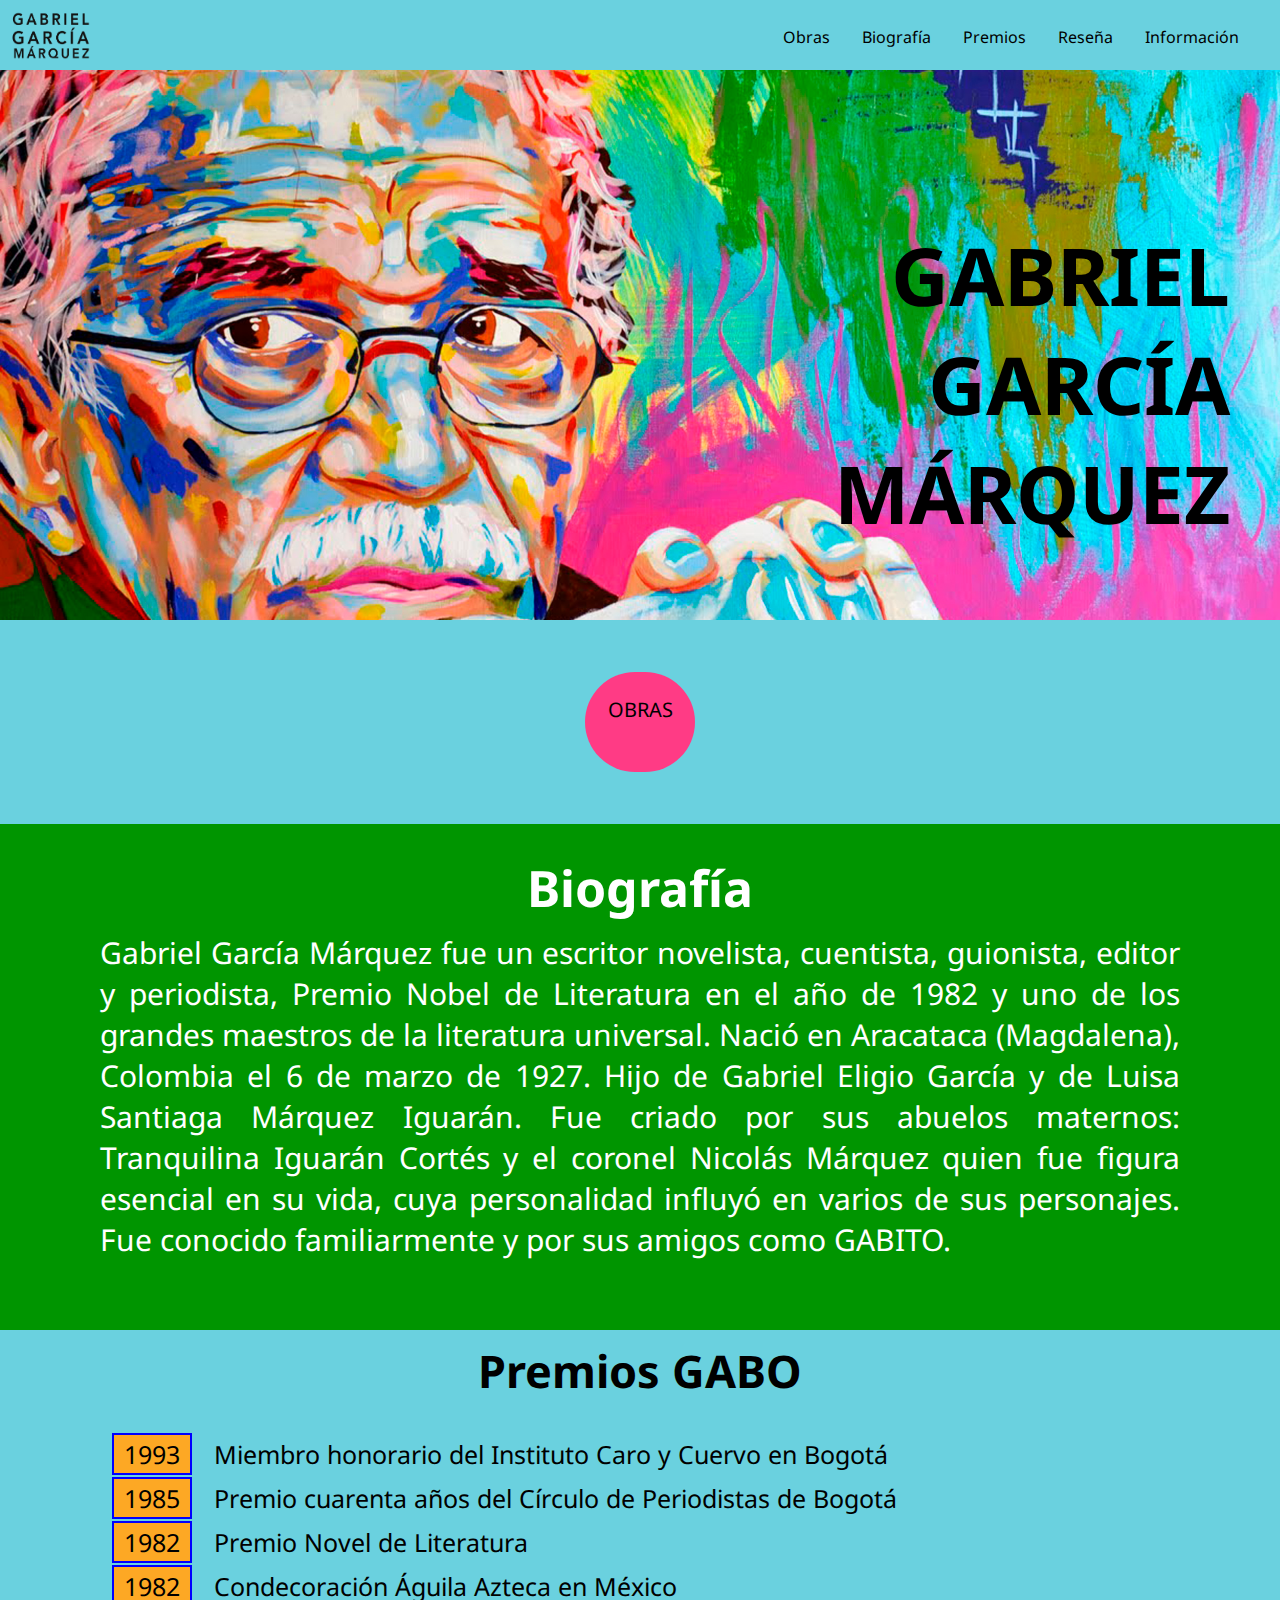
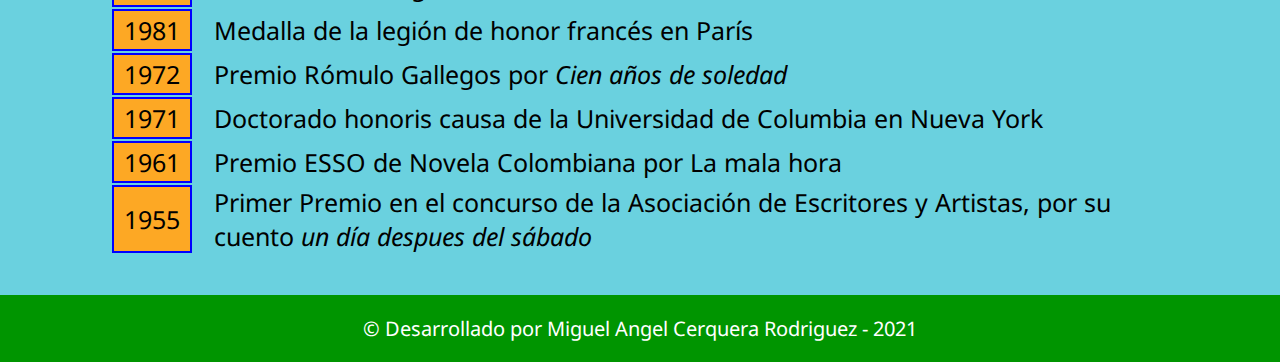
<file: index.html>
<!DOCTYPE html>
<html lang="en">
<head>
    <meta charset="UTF-8">
    <meta http-equiv="X-UA-Compatible" content="IE=edge">
    <meta name="viewport" content="width=device-width, initial-scale=1.0">
    <link rel="stylesheet" href="./assets/css/style.css">
    <link rel="preconnect" href="https://fonts.gstatic.com">
    <link href="https://fonts.googleapis.com/css2?family=Noto+Sans:ital@0;1&display=swap" rel="stylesheet">
    <title>Gabo</title>
</head>
<body>
    <!-- Inicio barra de menu -->
    <div class="header">
        <div class="logo">
            <!-- Etiquetas vacias por eso no tienen cierre -->
            <img src="./assets/img/gabo-logo.png" alt="">
        </div>
        <div class="menu">
            <table>
                <tr>
                    <!-- # almuadilla -->
                    <td><a href="#obras">Obras</a></td>
                    <td><a href="#biografia">Biografía</a></td>
                    <td><a href="#premios">Premios</a></td>
                    <td><a href="cienAsoledad.html#reseBook">Reseña</a></td>
                    <td><a href="cienAsoledad.html#infoBook">Información</a></td>
                </tr>
            </table>
        </div>
    </div>
    <!-- Fin barra de menu -->
    <!-- Inicio de banner -->
    <div class="banner">
        <h1>GABRIEL <br> GARCÍA <br> MÁRQUEZ</h1>
    </div>
    <!-- Fin de banner -->
    <!-- Inicio de obras -->
    <div id="obras">
        <table class="obras">
            <tr>
                <td class="tdObras">
                    <div class="btnObras">
                        <a href="cienAsoledad.html">OBRAS</a>
                    </div>
                </td>
            </tr>
        </table>
    </div>
    <!-- Fin de obras -->
    <!-- Inicio de biografía -->
    <div id="biografia" class="biografia">
        <h2>Biografía</h2>
        <p>
            Gabriel García Márquez fue un escritor novelista, cuentista, guionista, editor y periodista, Premio Nobel de Literatura en el año de 1982 y uno de los grandes maestros
            de la literatura universal. Nació en Aracataca (Magdalena), Colombia el 6 de marzo de 1927. Hijo de Gabriel Eligio García y de Luisa Santiaga Márquez Iguarán.
            Fue criado por sus abuelos maternos: Tranquilina Iguarán Cortés y el coronel Nicolás Márquez quien fue figura esencial en su vida, cuya personalidad influyó en varios de sus personajes. 
            Fue conocido familiarmente y por sus amigos como GABITO.
        </p>
    </div>
    <!-- Fin de biografía -->
    <!-- Inicio de premios -->
    <div id="premios" class="premios">
        <h2>Premios GABO</h2>
        <table>
            <!-- tr*9>(td)*2 -->
            <tr>
                <td class="year">1993</td>
                <td>Miembro honorario del Instituto Caro y Cuervo en Bogotá</td>
            </tr>
            <tr>
                <td class="year">1985</td>
                <td>Premio cuarenta años del Círculo de Periodistas de Bogotá</td>
            </tr>
            <tr>
                <td class="year">1982</td>
                <td>Premio Novel de Literatura</td>
            </tr>
            <tr>
                <td class="year">1982</td>
                <td>Condecoración Águila Azteca en México</td>
            </tr>
            <tr>
                <td class="year">1981</td>
                <td>Medalla de la legión de honor francés en París</td>
            </tr>
            <tr>
                <td class="year">1972</td>
                <td>Premio Rómulo Gallegos por <i>Cien años de soledad</i></td>
            </tr>
            <tr>
                <td class="year">1971</td>
                <td>Doctorado honoris causa de la Universidad de Columbia en Nueva York</td>
            </tr>
            <tr>
                <td class="year">1961</td>
                <td>Premio ESSO de Novela Colombiana por La mala hora</td>
            </tr>
            <tr>
                <td class="year">1955</td>
                <td>Primer Premio en el concurso de la Asociación de Escritores y Artistas,
                    por su cuento <i>un día despues del sábado</i> </td>
            </tr>
        </table>
    </div>
    <!-- Fin de premios -->
    <!-- Inicio de footer -->
        <footer>
            &copy; Desarrollado por Miguel Angel Cerquera Rodriguez - 2021
        </footer>
    <!-- Fin de footer -->
</body>
</html>
</file>
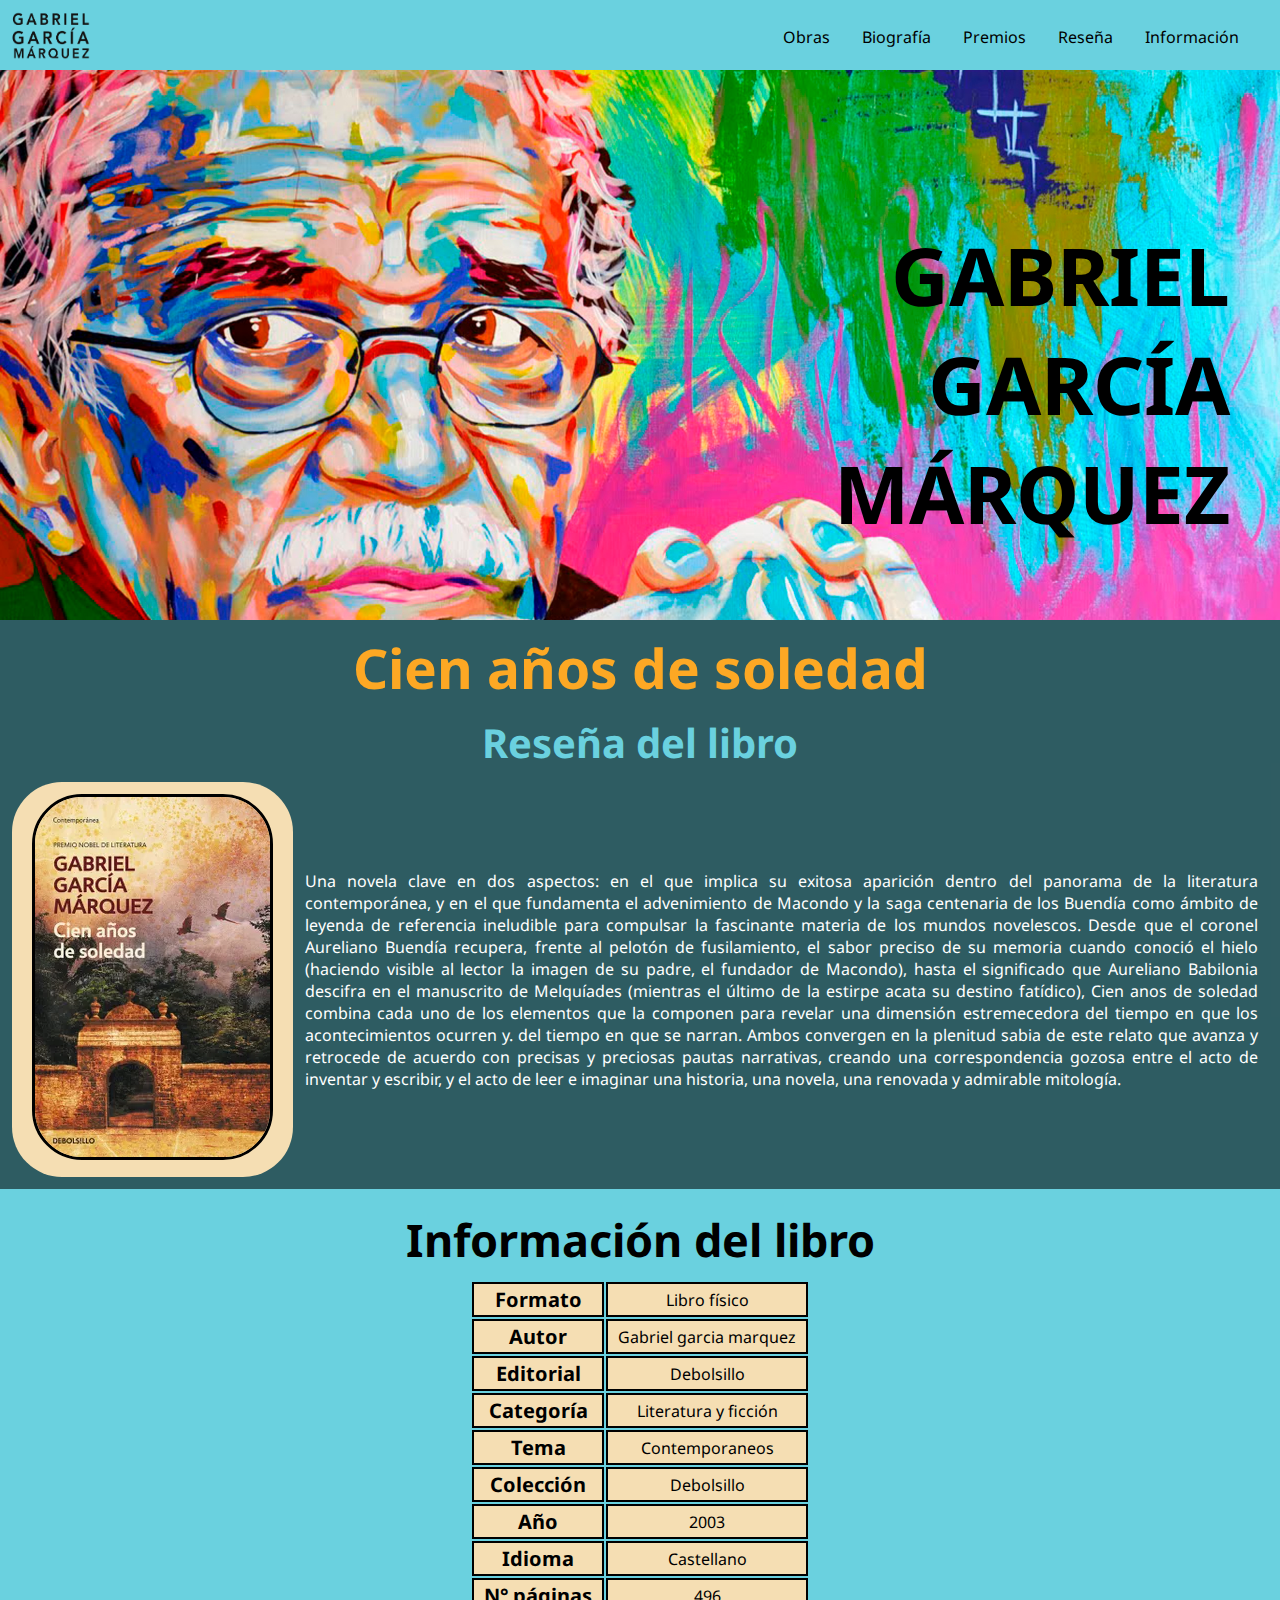
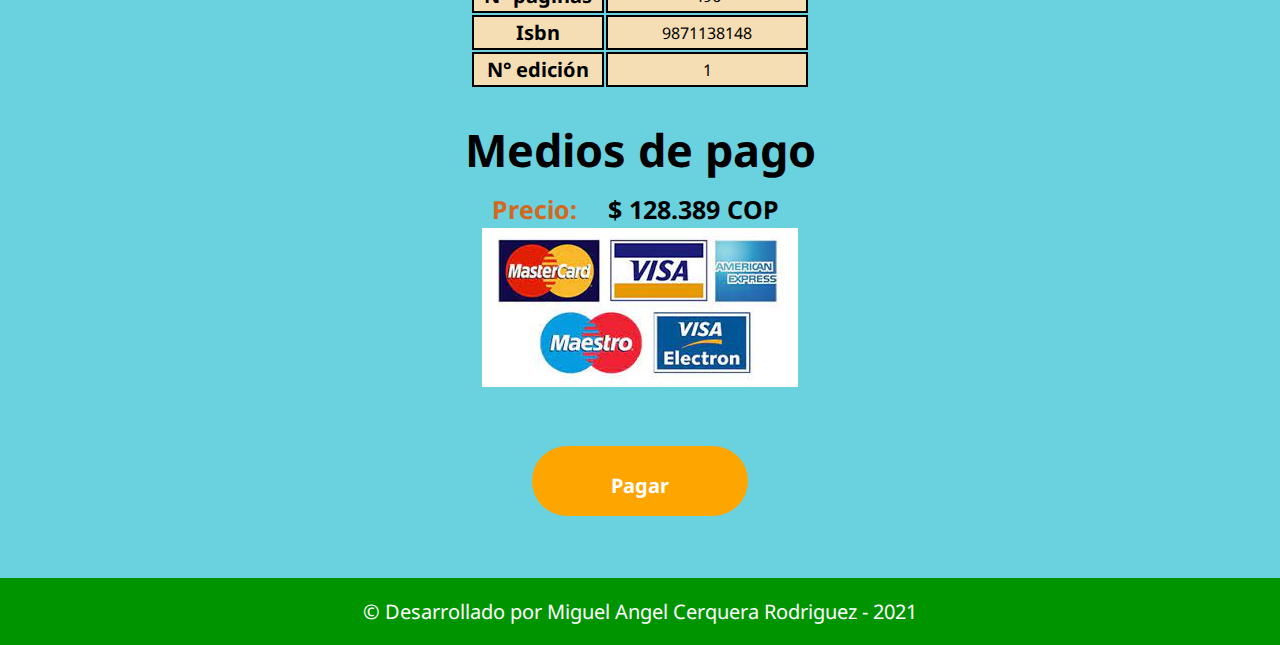
<file: cienAsoledad.html>
<!DOCTYPE html>
<html lang="en">
<head>
    <meta charset="UTF-8">
    <meta http-equiv="X-UA-Compatible" content="IE=edge">
    <meta name="viewport" content="width=device-width, initial-scale=1.0">
    <link rel="stylesheet" href="./assets/css/style.css">
    <link rel="preconnect" href="https://fonts.gstatic.com">
    <link href="https://fonts.googleapis.com/css2?family=Noto+Sans:ital@0;1&display=swap" rel="stylesheet">
    <title>Gabo</title>
</head>
<body>
    <!-- Inicio barra de menu -->
    <div class="header">
        <div class="logo">
            <!-- Etiquetas vacias por eso no tienen cierre -->
            <img src="./assets/img/gabo-logo.png" alt="">
        </div>
        <div class="menu">
            <table>
                <tr>
                    <!-- # almuadilla -->
                    <td><a href="index.html#obras">Obras</a></td>
                    <td><a href="index.html#biografia">Biografía</a></td>
                    <td><a href="index.html#premios">Premios</a></td>
                    <td><a href="#reseBook">Reseña</a></td>
                    <td><a href="#infoBook">Información</a></td>
                </tr>
            </table>
        </div>
    </div>
    <!-- Fin barra de menu -->
    <!-- Inicio de banner -->
    <div class="banner">
        <h1>GABRIEL <br> GARCÍA <br> MÁRQUEZ</h1>
    </div>
    <!-- Fin de banner -->
    <!-- Inicio de reseña -->
   <div id="reseBook" class="reseBook">
        <h2>Cien años de soledad</h2>
        <h3>Reseña del libro</h3>
        <table>
            <tr>
                <td class="imgBook">
                    <img src="./assets/img/cienasoledad.webp" alt="">
                </td>
                <td>
                    Una novela clave en dos aspectos: en el que implica su exitosa aparición dentro del panorama de la literatura contemporánea, y en el que fundamenta el 
                    advenimiento de Macondo y la saga centenaria de los Buendía como ámbito de leyenda de referencia ineludible para compulsar la fascinante materia de los 
                    mundos novelescos. Desde que el coronel Aureliano Buendía recupera, frente al pelotón de fusilamiento, el sabor preciso de su memoria cuando conoció el 
                    hielo (haciendo visible al lector la imagen de su padre, el fundador de Macondo), hasta el significado que Aureliano Babilonia descifra en el manuscrito 
                    de Melquíades (mientras el último de la estirpe acata su destino fatídico), Cien anos de soledad combina cada uno de los elementos que la componen para 
                    revelar una dimensión estremecedora del tiempo en que los acontecimientos ocurren y. del tiempo en que se narran. Ambos convergen en la plenitud sabia de 
                    este relato que avanza y retrocede de acuerdo con precisas y preciosas pautas narrativas, creando una correspondencia gozosa entre el acto de inventar y 
                    escribir, y el acto de leer e imaginar una historia, una novela, una renovada y admirable mitología.
                </td>
            </tr>
        </table>
   </div>
   <!-- Fin de reseña -->
   <!-- Inicio de la información -->
   <div id="infoBook" class="infoBook">
        <h2>Información del libro</h2>
        <table>
            <tr>
                <td class="atributos">Formato</td>
                <td>Libro físico</td>
            </tr>
            <tr>
                <td class="atributos">Autor</td>
                <td>Gabriel garcia marquez</td>
            </tr>
            <tr>
                <td class="atributos">Editorial</td>
                <td>Debolsillo</td>
            </tr>
            <tr>
                <td class="atributos">Categoría</td>
                <td>Literatura y ficción</td>
            </tr>
            <tr>
                <td class="atributos">Tema</td>
                <td>Contemporaneos</td>
            </tr>
            <tr>
                <td class="atributos">Colección</td>
                <td>Debolsillo</td>
            </tr>
            <tr>
                <td class="atributos">Año</td>
                <td>2003</td>
            </tr>
            <tr>
                <td class="atributos">Idioma</td>
                <td>Castellano</td>
            </tr>
            <tr>
                <td class="atributos">N° páginas</td>
                <td>496</td>
            </tr>
            <tr>
                <td class="atributos">Isbn</td>
                <td>9871138148</td>
            </tr>
            <tr>
                <td class="atributos">N° edición</td>
                <td>1</td>
            </tr>
        </table>
   </div>
   <!-- Fin de la información -->
   <!-- Inicio de medios de pago -->
   <div id="pagoBook" class="pagoBook">
        <h2>Medios de pago</h2>
        <table>
            <tr>
                <td class="precioBook">
                    Precio:
                </td>
                <td>
                    $ 128.389 COP
                </td>
            </tr>
            <tr>
                <td colspan="2">
                    <img src="./assets/img/parcela.jpg" alt="">
                </td>
            </tr>
            <tr>
                <td colspan="2" class="pagarBook">
                    <div class="btnPayBook">
                        <a href="https://www.buscalibre.com.co/libro-cien-anos-de-soledad-gabriel-garcia-marquez-debolsillo/9789871138142/p/1039460?gclid=Cj0KCQjws-OEBhCkARIsAPhOkIYnS_nNG4bitnnEwSkmBOCw5aSvuXAPaCMOjJGpJRVHkblraLg0fVwaAr-jEALw_wcB#">Pagar</a>
                    </div>
                </td>
            </tr>
        </table>
   </div>
   <!-- Fin de medios de pago  -->
    <!-- Inicio de footer -->
        <footer>
            &copy; Desarrollado por Miguel Angel Cerquera Rodriguez - 2021
        </footer>
    <!-- Fin de footer -->
</body>
</html>
</file>
<file: assets/css/style.css>
* {
    margin: 0;
    padding: 0;
}

html {
    scroll-behavior: smooth;
}

body {
    background-color: rgb(106, 209, 223);
    /* https://fonts.google.com/ */
    font-family: 'Noto Sans', sans-serif;
}

.header {
    background-color: rgb(106, 209, 223);
    height: 70px;
}

.logo {
    float: left;
    padding: 10px;
}
/* Gerarquia de herencia */
.logo img {
    width: 80px;
    height: 50px;
}

.menu {
    float: right;
    margin: 24px;
}

.menu a {
    color: black;
    text-decoration: none;
    padding: 15px;
}

.banner {
    background-image: url(../img/gabo.jpg);
    background-size: cover;
    height: 550px;
}

.banner h1 {
    text-align: right;
    font-size: 80px;
    padding: 150px 50px;
}

.obras {
    width: auto;
    /* Apunto a centrar los elementos dentro del elemento */
    margin: auto;
}

.obras .tdObras {
    padding: 50px;
}

.btnObras {
    width: 90px;
    height: 80px;
    background-color: #ff3b85;
    border-radius: 50px;
    padding: 10px;
    text-align: center;
    line-height: 55px;
}

.btnObras:hover {
    opacity: 0.9;
}

.btnObras a {
    color: black;
    text-decoration: none;
    font-size: 20px;
}

.biografia {
    background-color: #009500;
    color: white;
    /* Top Left Botton Right*/
    padding: 20px 100px 70px 100px;
    text-align: justify;
}

.biografia h2 {
    text-align: center;
    padding: 10px;
    font-size: 50px;
}

.biografia p {
    font-size: 30px;
}

.premios {
    text-align: center;
    padding: 10px;
}

.premios table {
    padding: 30px 100px;
}

.premios h2 {
    font-size: 45px;
}

.premios td {
    font-size: 25px;
    text-align: left;
    padding: 0px 20px;
}

.premios .year {
    background-color: #FDA824;
    border: 2px solid blue;
    padding: 2px 10px;
}

/* Incio de cien Años de soledad */

.reseBook {
    text-align: center;
    padding: 10px;
    background-color: rgba(0, 0, 0, 0.562);
}

.reseBook h2 {
    font-size: 55px;
    color: #FDA824;
}

.reseBook h3 {
    font-size: 40px;
    padding: 10px;
    color: rgb(106, 209, 223);
}

.reseBook .imgBook {
    background-color: wheat;
    border-radius: 50px;
}

.reseBook td {
    text-align: justify;
    padding: 10px;
    color: white;
}

.reseBook .imgBook img {
    border-radius: 50px;
    margin: 2px 10px;
    border: 3px solid black;
}

.infoBook {
    text-align: center;
    padding: 10px;
}

.infoBook table {
    margin: auto;
}

.infoBook h2 {
    font-size: 45px;
    padding: 10px;
}

.infoBook td {
    background-color: wheat;
    border: 2px solid black;
    padding: 2px 10px;
}

.infoBook .atributos {
    font-size: 20px;
    font-weight: bold;
}

.pagoBook {
    text-align: center;
    padding: 10px;
}

.pagoBook table {
    margin: auto;
}

.pagoBook h2 {
    font-size: 45px;
    padding: 10px;
}

.pagoBook td {
    font-size: 25px;
    font-weight: bold;
}

.pagoBook .precioBook {
    color: chocolate;
}

.pagoBook .pagarBook {
    width: auto;
    margin: auto;
    padding: 50px;
}

.btnPayBook {
    height: 50px;
    background-color: orange;
    border-radius: 50px;
    padding: 10px;
    text-align: center;
    line-height: 55px;
}

.btnPayBook:hover {
    background-color: black;
    opacity: 0.5;
}

.btnPayBook a {
    color: white;
    text-decoration: none;
    font-size: 20px;
}

footer {
    background-color: #009500;
    color: white;
    text-align: center;
    padding: 20px 100px;
    font-size: 20px;
}
/* Modelo de caja */
</file>
